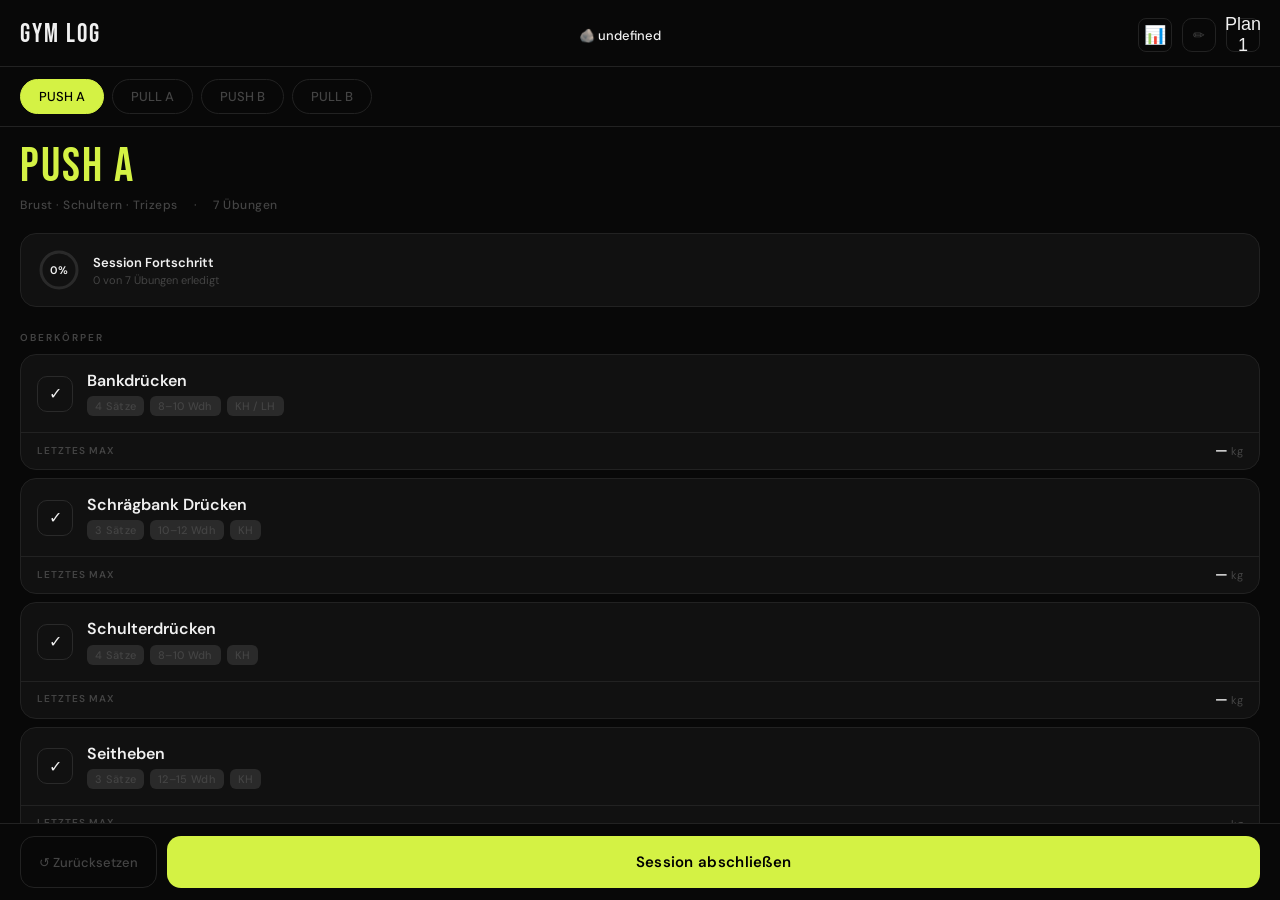
<file: index.html>
<!DOCTYPE html>
<html lang="de">
<head>
<meta charset="UTF-8">
<meta name="viewport" content="width=device-width, initial-scale=1.0, maximum-scale=1.0, user-scalable=no">
<title>Gym Log</title>
<link href="https://fonts.googleapis.com/css2?family=Bebas+Neue&family=DM+Sans:wght@300;400;500;600&display=swap" rel="stylesheet">
<link rel="stylesheet" href="style.css">
<link rel="manifest" href="manifest.json">
<meta name="theme-color" content="#080808">
<meta name="apple-mobile-web-app-capable" content="yes">
<meta name="apple-mobile-web-app-status-bar-style" content="black-translucent">
<link rel="apple-touch-icon" sizes="180x180" href="icons/icon-180.png">
<link rel="icon" type="image/png" sizes="192x192" href="icons/icon-192.png">
</head>
<body>

<!-- TOP BAR -->
<div class="topbar">
  <div class="logo">Gym Log</div>
  <div id="streak-badge" class="streak-badge">🪨 0</div>
  <div class="topbar-right">
    <button class="btn-history" id="btn-history" onclick="openHistoryModal()" title="Verlauf">📊</button>
    <button class="btn-edit-mode" id="btn-edit-mode" onclick="toggleEditMode()" title="Bearbeiten">✏</button>
    <button class="btn-plan-selector" id="plan-selector" onclick="openPlanSelector()" title="Plan wechseln">📋</button>
  </div>
</div>

<!-- TRAINING TABS — populated by script.js -->
<div class="tab-row"></div>

<!-- MAIN CONTENT — panels populated by script.js -->
<div class="main" id="main-scroll">
  <div class="training-panel active" id="panel-pushA"></div>
  <div class="training-panel" id="panel-pullA"></div>
  <div class="training-panel" id="panel-pushB"></div>
  <div class="training-panel" id="panel-pullB"></div>
  <div class="training-panel" id="panel-ganzkörper"></div>
  <div class="training-panel" id="panel-testPushA"></div>
  <div class="training-panel" id="panel-testPullA"></div>
</div>

<!-- BOTTOM BAR -->
<div class="bottombar" id="bottombar">
  <div class="normal-btns">
    <button class="btn-reset" onclick="resetSession()">↺ Zurücksetzen</button>
    <button class="btn-done push" id="btn-finish" onclick="finishSession()">Session abschließen</button>
  </div>
  <button class="btn-done push edit-done-btn" onclick="toggleEditMode()">Fertig</button>
</div>

<!-- COMPLETION SCREEN -->
<div class="complete-screen" id="complete-screen">
  <div class="complete-emoji">💪</div>
  <div class="complete-title">FERTIG!</div>
  <div class="complete-tier">🪨 0 Sessions</div>
  <div class="complete-sub">Starke Session.<br>Erhol dich gut und trink genug.</div>
  <button class="btn-back" onclick="closeComplete()">Zurück zum Plan</button>
</div>

<!-- EDIT SHEET OVERLAY -->
<div class="sheet-overlay" id="sheet-overlay" onclick="closeSheet()"></div>

<!-- EDIT SHEET -->
<div class="edit-sheet" id="edit-sheet">
  <div class="sheet-handle"></div>
  <div class="sheet-title" id="sheet-title">Übung bearbeiten</div>
  <div class="sheet-fields">
    <div class="field-group">
      <label class="field-label" for="edit-name">Name</label>
      <input class="field-input" type="text" id="edit-name" placeholder="Übungsname" autocomplete="off">
    </div>
    <div class="field-group">
      <label class="field-label" for="edit-sets">Sätze</label>
      <input class="field-input" type="text" id="edit-sets" placeholder="z.B. 3 Sätze" autocomplete="off">
    </div>
    <div class="field-group">
      <label class="field-label" for="edit-reps">Wiederholungen</label>
      <input class="field-input" type="text" id="edit-reps" placeholder="z.B. 10–12 Wdh" autocomplete="off">
    </div>
    <div class="field-group">
      <label class="field-label" for="edit-equip">Gerät</label>
      <input class="field-input" type="text" id="edit-equip" placeholder="z.B. KH, Maschine" autocomplete="off">
    </div>
  </div>
  <div class="sheet-actions">
    <button class="btn-delete-ex" id="btn-delete-ex" onclick="deleteExercise()">Löschen</button>
    <button class="btn-save-ex" id="btn-save-ex" onclick="saveExercise()">Speichern</button>
  </div>
</div>

<!-- HISTORY MODAL OVERLAY -->
<div class="history-overlay" id="history-overlay" onclick="closeHistoryModal()"></div>

<!-- HISTORY MODAL -->
<div class="history-modal" id="history-modal">
  <div class="modal-handle"></div>
  <div class="modal-content"></div>
</div>

<!-- PLAN SELECTOR OVERLAY -->
<div class="plan-selector-overlay" id="plan-selector-overlay" onclick="closePlanSelector()"></div>

<!-- PLAN SELECTOR MODAL -->
<div class="plan-selector-modal" id="plan-selector-modal">
  <div class="modal-handle"></div>
  <div class="modal-title">Wähle einen Plan</div>
  <div class="modal-content"></div>
</div>

<script src="script.js"></script>
<script>
  if ('serviceWorker' in navigator) {
    navigator.serviceWorker.register('service-worker.js');
  }
</script>
</body>
</html>
</file>
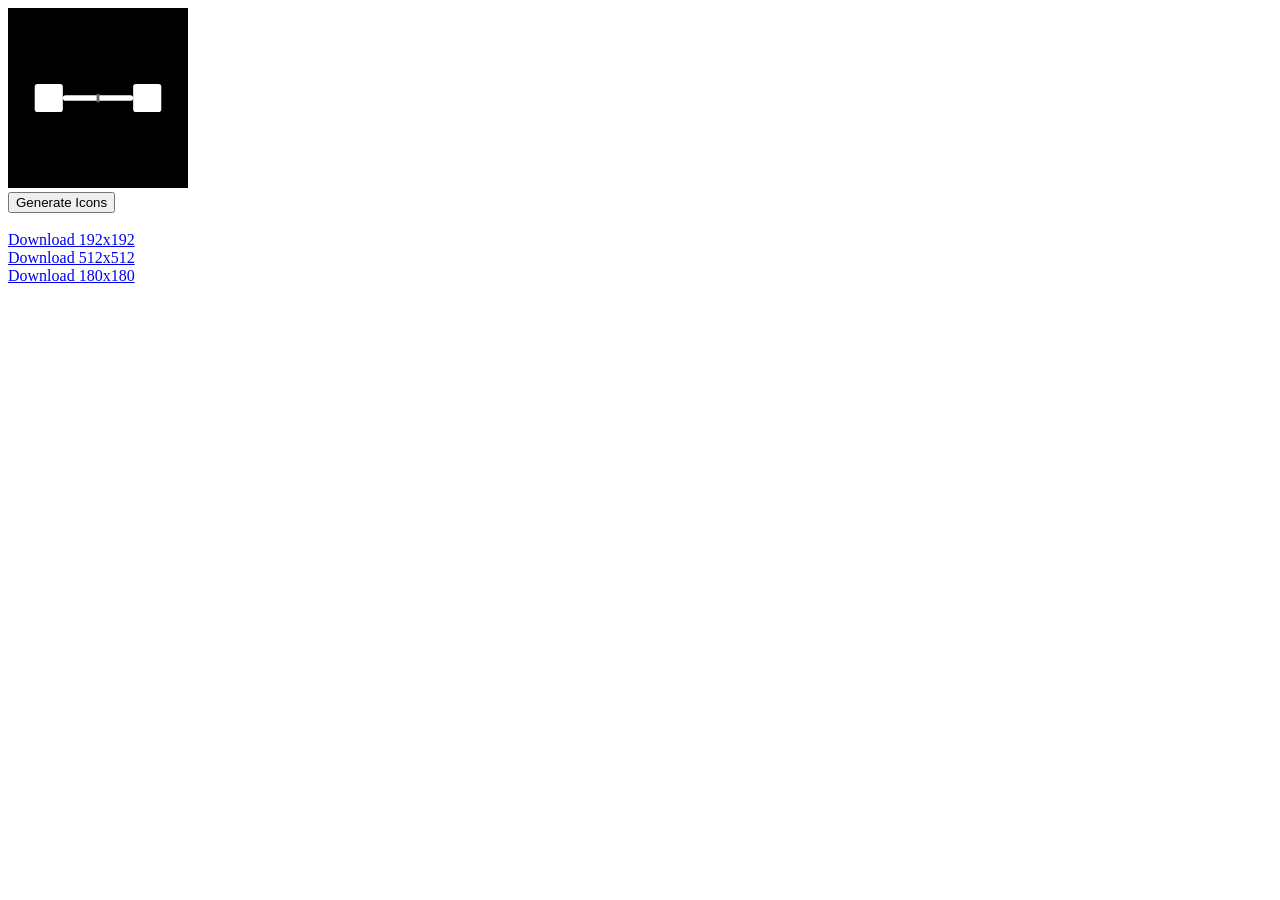
<file: generate-icons.html>
<!DOCTYPE html>
<html>
<head>
  <title>Dumbbell Icon Generator</title>
</head>
<body>
  <canvas id="canvas" width="512" height="512"></canvas>
  <br>
  <button onclick="generateIcons()">Generate Icons</button>
  <br><br>
  <a id="download192" download="icon-192.png">Download 192x192</a><br>
  <a id="download512" download="icon-512.png">Download 512x512</a><br>
  <a id="download180" download="icon-180.png">Download 180x180</a>

  <script>
    const canvas = document.getElementById('canvas');
    const ctx = canvas.getContext('2d');

    function drawDumbbell(size) {
      canvas.width = size;
      canvas.height = size;

      // Background
      ctx.fillStyle = '#000000';
      ctx.fillRect(0, 0, size, size);

      // Calculate scaling
      const scale = size / 512;
      const centerX = size / 2;
      const centerY = size / 2;

      // Draw dumbbell plates (rounded rectangles)
      ctx.fillStyle = '#ffffff';
      const plateWidth = 80 * scale;
      const plateHeight = 80 * scale;
      const plateRadius = 8 * scale;

      // Left plate
      ctx.beginPath();
      ctx.roundRect(centerX - 180 * scale, centerY - 40 * scale, plateWidth, plateHeight, plateRadius);
      ctx.fill();

      // Right plate
      ctx.beginPath();
      ctx.roundRect(centerX + 100 * scale, centerY - 40 * scale, plateWidth, plateHeight, plateRadius);
      ctx.fill();

      // Bar
      const barWidth = 200 * scale;
      const barHeight = 16 * scale;
      const barRadius = 8 * scale;
      ctx.beginPath();
      ctx.roundRect(centerX - 100 * scale, centerY - 8 * scale, barWidth, barHeight, barRadius);
      ctx.fill();

      // Center knurling
      ctx.fillStyle = '#666666';
      ctx.fillRect(centerX - 4 * scale, centerY - 12 * scale, 8 * scale, 24 * scale);

      return canvas.toDataURL('image/png');
    }

    function generateIcons() {
      // Generate 192x192
      const icon192 = drawDumbbell(192);
      document.getElementById('download192').href = icon192;

      // Generate 512x512
      const icon512 = drawDumbbell(512);
      document.getElementById('download512').href = icon512;

      // Generate 180x180 (iOS optimized)
      const icon180 = drawDumbbell(180);
      document.getElementById('download180').href = icon180;

      alert('Icons generated! Click the download links to save them.');
    }

    // Auto-generate on load for convenience
    window.onload = function() {
      generateIcons();
    };
  </script>
</body>
</html>
</file>
<file: style.css>
:root {
    --bg:       #080808;
    --s1:       #111111;
    --s2:       #1a1a1a;
    --border:   #222222;
    --text:     #f0f0f0;
    --muted:    #444;
    --dim:      #2a2a2a;
    --push:     #d4f244;
    --pull:     #44f2c8;
    --done-bg:  rgba(212,242,68,0.07);
    --radius:   16px;
    --ease-out: cubic-bezier(0.23, 1, 0.32, 1);
    --ease-drawer: cubic-bezier(0.32, 0.72, 0, 1);
    --duration-fast: 150ms;
    --duration-standard: 200ms;
    --duration-drawer: 300ms;
  }

  @media (prefers-reduced-motion: reduce) {
    :root {
      --duration-fast: 0ms;
      --duration-standard: 0ms;
      --duration-drawer: 0ms;
    }
  }

  * { box-sizing: border-box; margin: 0; padding: 0; -webkit-tap-highlight-color: transparent; }

  html, body { height: 100%; overflow: hidden; }

  body {
    background: var(--bg);
    color: var(--text);
    font-family: 'DM Sans', sans-serif;
    display: flex;
    flex-direction: column;
  }

  /* ── TOP NAV ── */
  .topbar {
    flex-shrink: 0;
    display: flex;
    align-items: center;
    justify-content: space-between;
    padding: 18px 20px 14px;
    border-bottom: 1px solid var(--border);
    background: var(--bg);
  }

  .logo {
    font-family: 'Bebas Neue', sans-serif;
    font-size: 26px;
    letter-spacing: 2px;
    line-height: 1;
  }

  .plan-selector {
    font-size: 11px;
    font-weight: 600;
    letter-spacing: 1.5px;
    text-transform: uppercase;
    padding: 5px 12px;
    border-radius: 20px;
    border: 1px solid var(--border);
    background: none;
    color: var(--muted);
    cursor: pointer;
    transition: color var(--duration-standard) var(--ease-out), border-color var(--duration-standard) var(--ease-out), transform var(--duration-fast) var(--ease-out);
  }
  .plan-selector:active { border-color: var(--text); color: var(--text); transform: scale(0.96); }

  /* ── TRAINING TABS ── */
  .tab-row {
    flex-shrink: 0;
    display: flex;
    gap: 8px;
    padding: 12px 20px;
    overflow-x: auto;
    scrollbar-width: none;
    border-bottom: 1px solid var(--border);
  }
  .tab-row::-webkit-scrollbar { display: none; }

  .tab {
    flex-shrink: 0;
    padding: 8px 18px;
    border-radius: 30px;
    border: 1px solid var(--border);
    background: none;
    color: var(--muted);
    font-family: 'DM Sans', sans-serif;
    font-size: 13px;
    font-weight: 500;
    cursor: pointer;
    transition: background var(--duration-standard) var(--ease-out), color var(--duration-standard) var(--ease-out), border-color var(--duration-standard) var(--ease-out), transform var(--duration-fast) var(--ease-out);
    white-space: nowrap;
  }

  .tab:active { transform: scale(0.96); }
  .tab.push.active {
    background: var(--push);
    color: #000;
    border-color: var(--push);
    animation: tabBounce 0.4s cubic-bezier(0.68, -0.55, 0.265, 1.55);
  }
  .tab.pull.active {
    background: var(--pull);
    color: #000;
    border-color: var(--pull);
    animation: tabBounce 0.4s cubic-bezier(0.68, -0.55, 0.265, 1.55);
  }

  @keyframes tabBounce {
    0% { transform: scale(0.8) translateY(-5px); }
    70% { transform: scale(1.05) translateY(2px); }
    100% { transform: scale(1) translateY(0); }
  }

  /* ── MAIN SCROLL AREA ── */
  .main {
    flex: 1;
    overflow-y: auto;
    -webkit-overflow-scrolling: touch;
    padding: 16px 20px 100px;
  }

  /* ── SESSION HEADER ── */
  .session-header {
    margin-bottom: 20px;
  }

  .session-title {
    font-family: 'Bebas Neue', sans-serif;
    font-size: 48px;
    letter-spacing: 2px;
    line-height: 1;
  }

  .session-meta {
    display: flex;
    align-items: center;
    gap: 16px;
    margin-top: 6px;
  }

  .session-meta span {
    font-size: 12px;
    color: var(--muted);
    font-weight: 500;
    letter-spacing: 0.5px;
  }

  .accent-push { color: var(--push); }
  .accent-pull { color: var(--pull); }

  /* ── OVERALL PROGRESS ── */
  .overall-progress {
    display: flex;
    align-items: center;
    gap: 12px;
    margin-bottom: 24px;
    padding: 14px 16px;
    background: var(--s1);
    border: 1px solid var(--border);
    border-radius: var(--radius);
  }

  .prog-ring {
    position: relative;
    width: 44px;
    height: 44px;
    flex-shrink: 0;
  }

  .prog-ring svg { transform: rotate(-90deg); }

  .prog-ring .ring-bg { fill: none; stroke: var(--dim); stroke-width: 3; }
  .prog-ring .ring-fill {
    fill: none;
    stroke-width: 3;
    stroke-linecap: round;
    transition: stroke-dashoffset var(--duration-standard) var(--ease-out);
  }
  .prog-ring:has(.ring-fill[style*="stroke-dashoffset"]) {
    animation: ringPulse 0.5s ease-out;
  }
  .prog-ring .ring-text {
    position: absolute; inset: 0;
    display: flex; align-items: center; justify-content: center;
    font-size: 11px; font-weight: 600; transform: rotate(0deg);
  }

  @keyframes ringPulse {
    0% { filter: drop-shadow(0 0 2px currentColor); }
    50% { filter: drop-shadow(0 0 6px currentColor); }
    100% { filter: drop-shadow(0 0 2px currentColor); }
  }

  .prog-info { flex: 1; }
  .prog-label { font-size: 13px; font-weight: 600; }
  .prog-sub { font-size: 11px; color: var(--muted); margin-top: 2px; }

  /* ── GROUP LABEL ── */
  .group-label {
    font-size: 10px;
    font-weight: 600;
    color: var(--muted);
    text-transform: uppercase;
    letter-spacing: 2px;
    margin: 20px 0 10px;
  }

  /* ── EXERCISE CARD ── */
  .ex-card {
    background: var(--s1);
    border: 1px solid var(--border);
    border-radius: var(--radius);
    margin-bottom: 8px;
    overflow: hidden;
    transition: border-color var(--duration-standard) var(--ease-out), background var(--duration-standard) var(--ease-out);
  }

  .ex-card.done {
    border-color: rgba(212,242,68,0.2);
    background: var(--done-bg);
  }

  .ex-main {
    display: flex;
    align-items: center;
    gap: 14px;
    padding: 16px;
    cursor: pointer;
    min-height: 72px;
  }

  /* Big tap target checkbox */
  .ex-check {
    width: 36px;
    height: 36px;
    border-radius: 10px;
    border: 1.5px solid var(--dim);
    flex-shrink: 0;
    display: flex;
    align-items: center;
    justify-content: center;
    transition: all 0.3s cubic-bezier(0.68, -0.55, 0.265, 1.55);
    font-size: 16px;
  }

  .ex-card.done .ex-check {
    background: var(--push);
    border-color: var(--push);
    color: #000;
    animation: popCheck 0.4s cubic-bezier(0.68, -0.55, 0.265, 1.55);
  }

  .pull-card.done .ex-check {
    background: var(--pull);
    border-color: var(--pull);
    animation: popCheck 0.4s cubic-bezier(0.68, -0.55, 0.265, 1.55);
  }

  @keyframes popCheck {
    0% { transform: scale(0.5) rotate(-180deg); }
    70% { transform: scale(1.15); }
    100% { transform: scale(1) rotate(0deg); }
  }

  .ex-info { flex: 1; min-width: 0; }

  .ex-name {
    font-size: 16px;
    font-weight: 600;
    line-height: 1.2;
    transition: color 0.2s;
  }

  .ex-card.done .ex-name { color: var(--muted); }

  .ex-sets-row {
    display: flex;
    gap: 6px;
    margin-top: 6px;
    flex-wrap: wrap;
  }

  .set-pill {
    font-size: 11px;
    font-weight: 500;
    padding: 3px 8px;
    border-radius: 6px;
    background: var(--dim);
    color: var(--muted);
    letter-spacing: 0.3px;
  }

  /* ── BOTTOM BAR ── */
  .bottombar {
    flex-shrink: 0;
    position: fixed;
    bottom: 0; left: 0; right: 0;
    padding: 12px 20px max(env(safe-area-inset-bottom), 12px);
    background: var(--bg);
    border-top: 1px solid var(--border);
    display: flex;
    gap: 10px;
  }

  .btn-reset {
    flex: 0 0 auto;
    padding: 0 18px;
    height: 52px;
    background: none;
    border: 1px solid var(--border);
    border-radius: 14px;
    color: var(--muted);
    font-family: 'DM Sans', sans-serif;
    font-size: 13px;
    font-weight: 500;
    cursor: pointer;
    transition: color var(--duration-standard) var(--ease-out), border-color var(--duration-standard) var(--ease-out), transform var(--duration-fast) var(--ease-out);
  }

  .btn-reset:active { border-color: var(--muted); color: var(--text); transform: scale(0.97); }

  .btn-done {
    flex: 1;
    height: 52px;
    border: none;
    border-radius: 14px;
    font-family: 'DM Sans', sans-serif;
    font-size: 15px;
    font-weight: 600;
    cursor: pointer;
    transition: background var(--duration-standard) var(--ease-out), transform var(--duration-fast) var(--ease-out);
    letter-spacing: 0.3px;
  }

  .btn-done.push { background: var(--push); color: #000; }
  .btn-done.pull { background: var(--pull); color: #000; }
  .btn-done:active { transform: scale(0.95); box-shadow: 0 8px 16px rgba(0,0,0,0.4); }

  /* ── COMPLETION SCREEN ── */
  .complete-screen {
    position: fixed;
    inset: 0;
    background: var(--bg);
    z-index: 300;
    display: flex;
    flex-direction: column;
    align-items: center;
    justify-content: center;
    padding: 40px;
    text-align: center;
    opacity: 0;
    transform: scale(0.95);
    pointer-events: none;
    transition: opacity var(--duration-drawer) var(--ease-out), transform var(--duration-drawer) var(--ease-out);
  }

  .complete-screen.visible {
    opacity: 1;
    transform: scale(1);
    pointer-events: auto;
  }

  .complete-emoji {
    font-size: 80px;
    margin-bottom: 16px;
  }

  .complete-tier {
    font-size: 16px;
    font-weight: 500;
    color: var(--push);
    margin-bottom: 20px;
    animation: bounce 0.6s cubic-bezier(0.68, -0.55, 0.265, 1.55);
  }

  @keyframes bounce {
    0% { transform: scale(0) translateY(40px); opacity: 0; }
    50% { opacity: 1; }
    100% { transform: scale(1) translateY(0); }
  }

  .complete-title {
    font-family: 'Bebas Neue', sans-serif;
    font-size: 56px;
    letter-spacing: 3px;
    line-height: 1;
    margin-bottom: 12px;
    animation: fadeInUp 0.6s ease-out 0.1s both;
  }

  @keyframes fadeInUp {
    from { opacity: 0; transform: translateY(20px); }
    to { opacity: 1; transform: translateY(0); }
  }

  .complete-sub { font-size: 16px; color: var(--muted); margin-bottom: 40px; line-height: 1.5; }

  .btn-back {
    padding: 16px 40px;
    background: var(--push);
    color: #000;
    border: none;
    border-radius: 14px;
    font-family: 'DM Sans', sans-serif;
    font-size: 15px;
    font-weight: 600;
    cursor: pointer;
    transition: transform var(--duration-fast) var(--ease-out);
  }

  .btn-back:active { transform: scale(0.97); }

  /* ── MAX WEIGHT ROW ── */
  .ex-max-row {
    display: flex;
    align-items: center;
    justify-content: space-between;
    padding: 8px 16px 10px;
    border-top: 1px solid var(--border);
    cursor: pointer;
    transition: background var(--duration-fast) var(--ease-out);
  }

  .ex-max-row:active { background: rgba(255,255,255,0.04); }

  .ex-card.done .ex-max-row { border-top-color: rgba(212,242,68,0.1); }
  .pull-card.done .ex-max-row { border-top-color: rgba(68,242,200,0.1); }

  .max-label {
    font-size: 10px;
    font-weight: 600;
    color: var(--muted);
    text-transform: uppercase;
    letter-spacing: 1px;
  }

  .max-value-wrap {
    display: flex;
    align-items: baseline;
    gap: 3px;
  }

  .max-value {
    font-size: 14px;
    font-weight: 600;
    color: var(--text);
  }

  .max-unit {
    font-size: 11px;
    color: var(--muted);
  }

  .max-input {
    width: 68px;
    background: var(--dim);
    border: 1px solid var(--muted);
    border-radius: 6px;
    color: var(--text);
    font-size: 14px;
    font-weight: 600;
    font-family: 'DM Sans', sans-serif;
    padding: 2px 8px;
    text-align: right;
    outline: none;
  }

  /* Panel visibility and transitions */
  .training-panel {
    display: none;
    animation: panelExit 250ms var(--ease-out) forwards;
  }
  .training-panel.active {
    display: block;
    animation: panelEnter 250ms var(--ease-out) forwards;
  }
  .training-panel.plan-switch {
    animation: panelExitPlan 350ms var(--ease-out) forwards;
  }
  .training-panel.active.plan-switch {
    animation: panelEnterPlan 350ms var(--ease-out) forwards;
  }

  @keyframes panelEnter {
    from {
      opacity: 0;
      transform: translateX(24px);
    }
    to {
      opacity: 1;
      transform: translateX(0);
    }
  }

  @keyframes panelExit {
    from {
      opacity: 1;
      transform: translateX(0);
    }
    to {
      opacity: 0;
      transform: translateX(-24px);
    }
  }

  @keyframes panelEnterPlan {
    from {
      opacity: 0;
      transform: scale(0.98);
      filter: blur(4px);
    }
    to {
      opacity: 1;
      transform: scale(1);
      filter: blur(0);
    }
  }

  @keyframes panelExitPlan {
    from {
      opacity: 1;
      transform: scale(1);
      filter: blur(0);
    }
    to {
      opacity: 0;
      transform: scale(0.98);
      filter: blur(4px);
    }
  }

  /* Divider between groups */
  .group-divider { height: 1px; background: var(--border); margin: 20px 0 0; }

  /* ── STREAK BADGE ── */
  .streak-badge {
    font-size: 13px;
    font-weight: 500;
    padding: 4px 0;
    color: var(--text);
    flex: 1;
    text-align: center;
  }

  /* ── TOPBAR EDIT BUTTON ── */
  .topbar-right {
    display: flex;
    align-items: center;
    gap: 10px;
  }

  .btn-history, .btn-plan-selector {
    width: 34px;
    height: 34px;
    display: flex;
    align-items: center;
    justify-content: center;
    font-size: 18px;
    background: none;
    border: 1px solid var(--border);
    border-radius: 8px;
    color: var(--text);
    cursor: pointer;
    transition: border-color var(--duration-standard) var(--ease-out), transform var(--duration-fast) var(--ease-out);
  }
  .btn-history:active, .btn-plan-selector:active { border-color: var(--text); transform: scale(0.96); }

  .btn-edit-mode {
    width: 34px;
    height: 34px;
    border-radius: 10px;
    border: 1px solid var(--border);
    background: none;
    color: var(--muted);
    font-size: 14px;
    cursor: pointer;
    display: flex;
    align-items: center;
    justify-content: center;
    transition: background var(--duration-standard) var(--ease-out), border-color var(--duration-standard) var(--ease-out), color var(--duration-standard) var(--ease-out), transform var(--duration-fast) var(--ease-out);
    flex-shrink: 0;
  }

  .btn-edit-mode:active { transform: scale(0.96); }
  .btn-edit-mode.active {
    background: var(--push);
    border-color: var(--push);
    color: #000;
  }

  /* ── EDIT MODE CARD ── */
  .ex-edit-btn {
    flex-shrink: 0;
    width: 34px;
    height: 34px;
    border-radius: 9px;
    background: var(--dim);
    border: 1px solid var(--border);
    display: flex;
    align-items: center;
    justify-content: center;
    font-size: 13px;
    cursor: pointer;
    color: var(--muted);
    transition: background var(--duration-fast) var(--ease-out), color var(--duration-fast) var(--ease-out), transform var(--duration-fast) var(--ease-out);
  }
  .ex-edit-btn:active { background: var(--s2); color: var(--text); transform: scale(0.96); }

  .ex-reorder {
    display: flex;
    gap: 6px;
    padding: 8px 16px 10px;
    border-top: 1px solid var(--border);
  }

  .btn-move-ex {
    flex: 1;
    padding: 8px;
    background: var(--dim);
    border: 1px solid var(--border);
    border-radius: 8px;
    color: var(--muted);
    font-size: 13px;
    font-weight: 600;
    cursor: pointer;
    transition: background var(--duration-fast) var(--ease-out), color var(--duration-fast) var(--ease-out), transform var(--duration-fast) var(--ease-out);
  }
  .btn-move-ex:active { background: var(--s2); color: var(--text); transform: scale(0.96); }

  .btn-add-ex {
    width: 100%;
    margin-top: 8px;
    padding: 13px;
    background: none;
    border: 1px dashed var(--border);
    border-radius: var(--radius);
    color: var(--muted);
    font-family: 'DM Sans', sans-serif;
    font-size: 13px;
    font-weight: 500;
    cursor: pointer;
    text-align: center;
    transition: border-color var(--duration-standard) var(--ease-out), color var(--duration-standard) var(--ease-out), transform var(--duration-fast) var(--ease-out);
  }
  .btn-add-ex:active { border-color: var(--muted); color: var(--text); transform: scale(0.97); }

  /* ── BOTTOMBAR EDIT MODE ── */
  .normal-btns { display: flex; gap: 10px; flex: 1; }
  .edit-done-btn { display: none; }
  .bottombar.edit-mode .normal-btns { display: none; }
  .bottombar.edit-mode .edit-done-btn { display: block; flex: 1; }

  /* ── SHEET OVERLAY ── */
  .sheet-overlay {
    position: fixed;
    inset: 0;
    background: rgba(0, 0, 0, 0.55);
    z-index: 100;
    opacity: 0;
    pointer-events: none;
    transition: opacity var(--duration-standard) var(--ease-out);
  }
  .sheet-overlay.open {
    opacity: 1;
    pointer-events: auto;
  }

  /* ── EDIT SHEET ── */
  .edit-sheet {
    position: fixed;
    bottom: 0; left: 0; right: 0;
    background: var(--s1);
    border-top: 1px solid var(--border);
    border-radius: 20px 20px 0 0;
    padding: 16px 20px max(env(safe-area-inset-bottom), 24px);
    z-index: 150;
    transform: translateY(100%);
    transition: transform var(--duration-drawer) var(--ease-drawer);
  }
  .edit-sheet.open {
    transform: translateY(0);
    animation: sheetBounce 0.5s cubic-bezier(0.68, -0.55, 0.265, 1.55);
  }

  @keyframes sheetBounce {
    0% { transform: translateY(20px); opacity: 0.8; }
    70% { transform: translateY(-8px); }
    100% { transform: translateY(0); opacity: 1; }
  }

  .sheet-handle {
    width: 36px;
    height: 4px;
    background: var(--border);
    border-radius: 2px;
    margin: 0 auto 20px;
  }

  .sheet-title {
    font-family: 'Bebas Neue', sans-serif;
    font-size: 22px;
    letter-spacing: 1px;
    margin-bottom: 20px;
  }

  .sheet-fields {
    display: flex;
    flex-direction: column;
    gap: 12px;
    margin-bottom: 20px;
  }

  .field-group { display: flex; flex-direction: column; gap: 5px; }

  .field-label {
    font-size: 10px;
    font-weight: 600;
    color: var(--muted);
    text-transform: uppercase;
    letter-spacing: 1px;
  }

  .field-input {
    width: 100%;
    background: var(--s2);
    border: 1px solid var(--border);
    border-radius: 10px;
    color: var(--text);
    font-family: 'DM Sans', sans-serif;
    font-size: 15px;
    font-weight: 500;
    padding: 11px 14px;
    outline: none;
    transition: border-color var(--duration-standard) var(--ease-out), background var(--duration-standard) var(--ease-out);
    -webkit-appearance: none;
  }
  .field-input:focus { border-color: var(--push); background: var(--s1); }

  .sheet-actions {
    display: flex;
    gap: 10px;
  }

  .btn-delete-ex {
    flex-shrink: 0;
    padding: 0 20px;
    height: 52px;
    background: none;
    border: 1px solid #e05555;
    border-radius: 14px;
    color: #e05555;
    font-family: 'DM Sans', sans-serif;
    font-size: 14px;
    font-weight: 500;
    cursor: pointer;
    transition: background var(--duration-standard) var(--ease-out), color var(--duration-standard) var(--ease-out), transform var(--duration-fast) var(--ease-out);
  }
  .btn-delete-ex:active { background: rgba(224, 85, 85, 0.1); transform: scale(0.97); }

  .btn-save-ex {
    flex: 1;
    height: 52px;
    background: var(--push);
    border: none;
    border-radius: 14px;
    color: #000;
    font-family: 'DM Sans', sans-serif;
    font-size: 15px;
    font-weight: 600;
    cursor: pointer;
    transition: background var(--duration-standard) var(--ease-out), transform var(--duration-fast) var(--ease-out);
  }
  .btn-save-ex:active { transform: scale(0.97); }

  /* ── HISTORY MODAL ── */
  .history-overlay {
    position: fixed;
    inset: 0;
    background: rgba(0, 0, 0, 0.5);
    z-index: 200;
    opacity: 0;
    pointer-events: none;
    transition: opacity var(--duration-drawer) var(--ease-out);
  }
  .history-overlay.open {
    opacity: 1;
    pointer-events: auto;
  }

  .history-modal {
    position: fixed;
    bottom: 0; left: 0; right: 0;
    background: var(--s1);
    border-top: 1px solid var(--border);
    border-radius: 20px 20px 0 0;
    padding: 0;
    z-index: 250;
    transform: translateY(100%);
    transition: transform var(--duration-drawer) var(--ease-drawer);
    max-height: 80vh;
    display: flex;
    flex-direction: column;
  }
  .history-modal.open {
    transform: translateY(0);
  }

  .modal-handle {
    width: 40px;
    height: 4px;
    background: var(--border);
    border-radius: 2px;
    margin: 12px auto;
  }

  .modal-content {
    overflow-y: auto;
    padding: 0 20px 24px;
  }

  .history-header {
    border-bottom: 1px solid var(--border);
    padding-bottom: 16px;
    margin-bottom: 16px;
  }

  .history-stats {
    display: flex;
    flex-direction: column;
    gap: 8px;
  }

  .stat-row {
    display: flex;
    justify-content: space-between;
    align-items: center;
  }

  .stat-label {
    font-size: 12px;
    color: var(--muted);
    text-transform: uppercase;
    letter-spacing: 0.5px;
  }

  .stat-value {
    font-size: 16px;
    font-weight: 600;
    color: var(--text);
  }

  .history-list {
    display: flex;
    flex-direction: column;
    gap: 12px;
  }

  .history-empty {
    padding: 24px 0;
    text-align: center;
    color: var(--muted);
    font-size: 13px;
  }

  .history-entry {
    padding: 12px;
    background: var(--s2);
    border: 1px solid var(--border);
    border-radius: 12px;
  }

  .entry-main {
    display: flex;
    flex-direction: column;
    gap: 4px;
  }

  .entry-session {
    font-size: 14px;
    font-weight: 600;
    color: var(--text);
  }

  .entry-meta {
    font-size: 12px;
    color: var(--muted);
  }

  .entry-tier {
    font-size: 12px;
    color: var(--push);
    margin-top: 4px;
    font-weight: 500;
  }

  /* ── PLAN SELECTOR MODAL ── */
  .plan-selector-overlay {
    position: fixed;
    inset: 0;
    background: rgba(0, 0, 0, 0.5);
    z-index: 220;
    opacity: 0;
    pointer-events: none;
    transition: opacity var(--duration-drawer) var(--ease-out);
  }
  .plan-selector-overlay.open {
    opacity: 1;
    pointer-events: auto;
  }

  .plan-selector-modal {
    position: fixed;
    bottom: 0; left: 0; right: 0;
    background: var(--s1);
    border-top: 1px solid var(--border);
    border-radius: 20px 20px 0 0;
    padding: 0;
    z-index: 260;
    transform: translateY(100%);
    transition: transform var(--duration-drawer) var(--ease-drawer);
    max-height: 80vh;
    display: flex;
    flex-direction: column;
  }
  .plan-selector-modal.open {
    transform: translateY(0);
  }

  .plan-selector-modal .modal-handle {
    width: 40px;
    height: 4px;
    background: var(--border);
    border-radius: 2px;
    margin: 12px auto;
  }

  .plan-selector-modal .modal-title {
    font-family: 'Bebas Neue', sans-serif;
    font-size: 18px;
    letter-spacing: 1px;
    padding: 0 20px 12px;
    color: var(--text);
  }

  .plan-selector-modal .modal-content {
    overflow-y: auto;
    padding: 0 20px;
    flex: 1;
  }

  .plan-list {
    display: flex;
    flex-direction: column;
    gap: 12px;
    margin-bottom: 16px;
  }

  .plan-item {
    display: flex;
    align-items: center;
    justify-content: space-between;
    padding: 14px 12px;
    background: var(--s2);
    border: 1px solid var(--border);
    border-radius: 12px;
    transition: background var(--duration-standard) var(--ease-out), border-color var(--duration-standard) var(--ease-out);
  }
  .plan-item.active {
    background: rgba(212, 242, 68, 0.08);
    border-color: var(--push);
  }

  .plan-info {
    flex: 1;
    display: flex;
    flex-direction: column;
    gap: 3px;
  }

  .plan-name {
    font-size: 14px;
    font-weight: 600;
    color: var(--text);
  }

  .plan-stat {
    font-size: 11px;
    color: var(--muted);
  }

  .btn-select-plan {
    margin-left: 12px;
    padding: 6px 14px;
    background: var(--push);
    border: none;
    border-radius: 8px;
    color: #000;
    font-family: 'DM Sans', sans-serif;
    font-size: 12px;
    font-weight: 600;
    cursor: pointer;
    transition: background var(--duration-standard) var(--ease-out), transform var(--duration-fast) var(--ease-out);
    white-space: nowrap;
  }
  .btn-select-plan:active { transform: scale(0.95); }

  .plan-actions {
    padding: 12px 20px 24px;
    border-top: 1px solid var(--border);
  }

  .btn-create-plan {
    width: 100%;
    padding: 12px;
    background: none;
    border: 1px dashed var(--border);
    border-radius: 12px;
    color: var(--text);
    font-family: 'DM Sans', sans-serif;
    font-size: 14px;
    font-weight: 500;
    cursor: pointer;
    transition: background var(--duration-standard) var(--ease-out), border-color var(--duration-standard) var(--ease-out), transform var(--duration-fast) var(--ease-out);
  }
  .btn-create-plan:active { background: rgba(212, 242, 68, 0.1); transform: scale(0.98); }

  .history-plan-name {
    font-size: 12px;
    font-weight: 600;
    color: var(--muted);
    text-transform: uppercase;
    letter-spacing: 0.5px;
    margin-bottom: 8px;
  }
</file>
